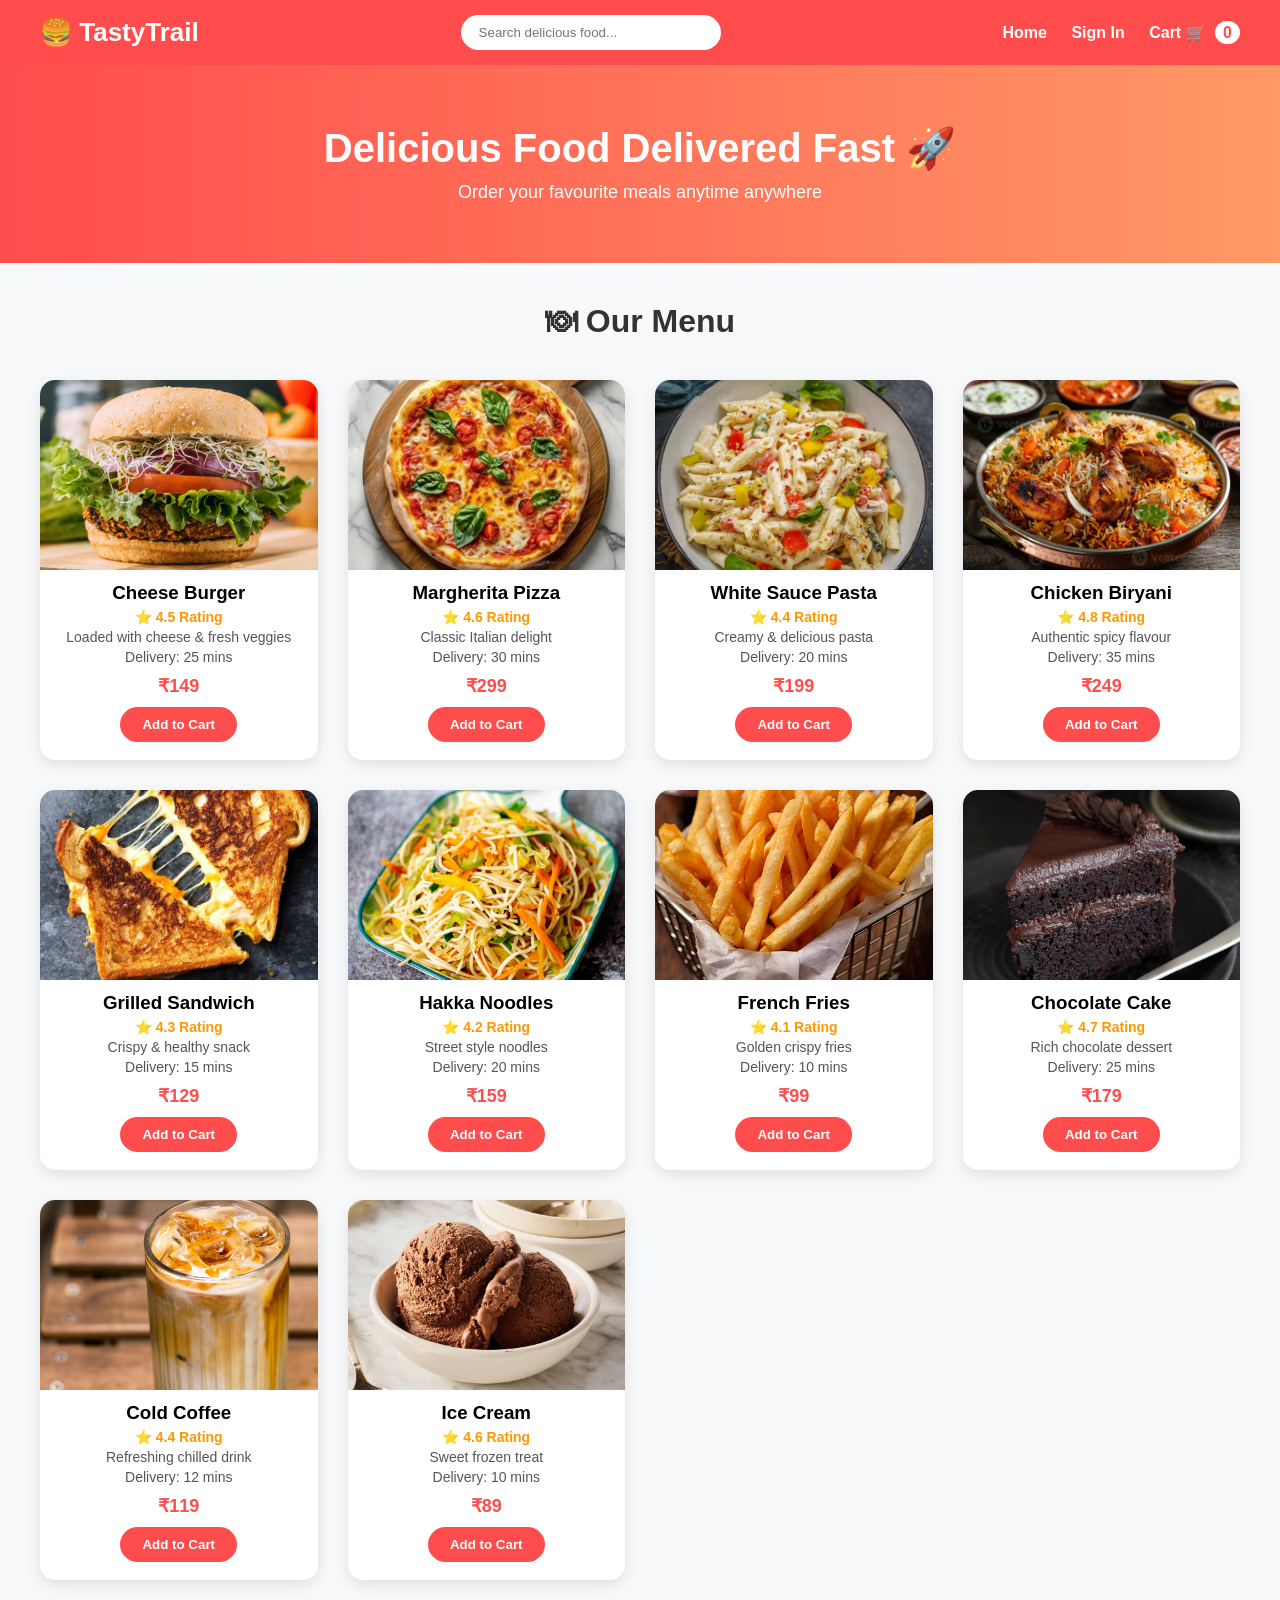
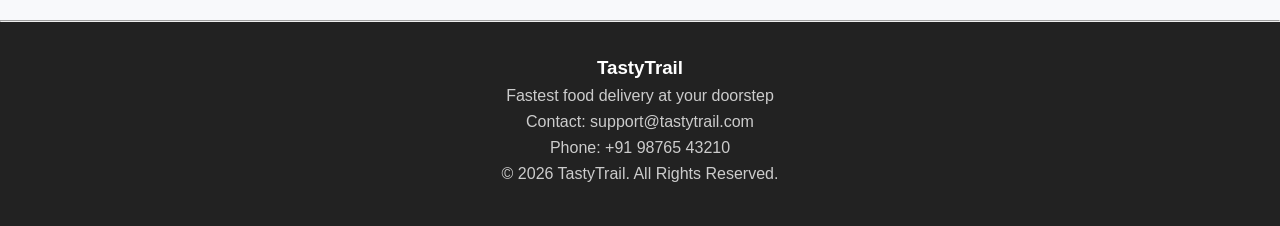
<file: index.html>
<!DOCTYPE html>
<html lang="en">
<head>
<meta charset="UTF-8">
<meta name="viewport" content="width=device-width, initial-scale=1.0">
<title>TastyTrail - Food Ordering</title>

<link rel="stylesheet" href="style.css">
</head>

<body>



<header class="navbar">

    <div class="logo">
        🍔 TastyTrail
    </div>

    <input type="text" placeholder="Search delicious food..." class="search-bar">

    <nav>
        <a href="#">Home</a>
        <a href="#" id="signin-btn">Sign In</a>
        <a href="cart.html" id="cart-btn">
            Cart 🛒 <span id="cart-count">0</span>
        </a>
    </nav>

</header>



<section class="hero">
    <h1>Delicious Food Delivered Fast 🚀</h1>
    <p>Order your favourite meals anytime anywhere</p>
</section>


<h2 class="menu-title">🍽 Our Menu</h2>



<section class="food-container">

<!-- FOOD 1 -->
<div class="food-card">
<img src="8870437f007cfc8dedb7580ef9e9d911.jpg">
<h3>Cheese Burger</h3>
<p>⭐ 4.5 Rating</p>
<p>Loaded with cheese & fresh veggies</p>
<p>Delivery: 25 mins</p>
<h4 class="price" data-price="149">₹149</h4>
<button class="add-btn">Add to Cart</button>
</div>

<!-- FOOD 2 -->
<div class="food-card">
<img src="OIP.webp">
<h3>Margherita Pizza</h3>
<p>⭐ 4.6 Rating</p>
<p>Classic Italian delight</p>
<p>Delivery: 30 mins</p>
<h4 class="price" data-price="299">₹299</h4>
<button class="add-btn">Add to Cart</button>
</div>

<!-- FOOD 3 -->
<div class="food-card">
<img src="White-Sauce-Pasta-2-4-1200x1800.jpg">
<h3>White Sauce Pasta</h3>
<p>⭐ 4.4 Rating</p>
<p>Creamy & delicious pasta</p>
<p>Delivery: 20 mins</p>
<h4 class="price" data-price="199">₹199</h4>
<button class="add-btn">Add to Cart</button>
</div>

<!-- FOOD 4 -->
<div class="food-card">
<img src="ai-generated-royal-feast-master-the-art-of-chicken-biryani-at-home-generative-ai-photo.jpg">
<h3>Chicken Biryani</h3>
<p>⭐ 4.8 Rating</p>
<p>Authentic spicy flavour</p>
<p>Delivery: 35 mins</p>
<h4 class="price" data-price="249">₹249</h4>
<button class="add-btn">Add to Cart</button>
</div>

<!-- FOOD 5 -->
<div class="food-card">
<img src="grilled-cheese.jpg">
<h3>Grilled Sandwich</h3>
<p>⭐ 4.3 Rating</p>
<p>Crispy & healthy snack</p>
<p>Delivery: 15 mins</p>
<h4 class="price" data-price="129">₹129</h4>
<button class="add-btn">Add to Cart</button>
</div>

<!-- FOOD 6 -->
<div class="food-card">
<img src="Vegetable-Hakka-Noodles-Recipe-1-3.jpg">
<h3>Hakka Noodles</h3>
<p>⭐ 4.2 Rating</p>
<p>Street style noodles</p>
<p>Delivery: 20 mins</p>
<h4 class="price" data-price="159">₹159</h4>
<button class="add-btn">Add to Cart</button>
</div>

<!-- FOOD 7 -->
<div class="food-card">
<img src="istockphoto-618193234-612x612.jpg">
<h3>French Fries</h3>
<p>⭐ 4.1 Rating</p>
<p>Golden crispy fries</p>
<p>Delivery: 10 mins</p>
<h4 class="price" data-price="99">₹99</h4>
<button class="add-btn">Add to Cart</button>
</div>

<!-- FOOD 8 -->
<div class="food-card">
<img src="American_chocolate_cake6-s.jpg">
<h3>Chocolate Cake</h3>
<p>⭐ 4.7 Rating</p>
<p>Rich chocolate dessert</p>
<p>Delivery: 25 mins</p>
<h4 class="price" data-price="179">₹179</h4>
<button class="add-btn">Add to Cart</button>
</div>

<!-- FOOD 9 -->
<div class="food-card">
<img src="pexels-vitaly-12540663.jpg">
<h3>Cold Coffee</h3>
<p>⭐ 4.4 Rating</p>
<p>Refreshing chilled drink</p>
<p>Delivery: 12 mins</p>
<h4 class="price" data-price="119">₹119</h4>
<button class="add-btn">Add to Cart</button>
</div>

<!-- FOOD 10 -->
<div class="food-card">
<img src="chocolate-ice-cream.jpg">
<h3>Ice Cream</h3>
<p>⭐ 4.6 Rating</p>
<p>Sweet frozen treat</p>
<p>Delivery: 10 mins</p>
<h4 class="price" data-price="89">₹89</h4>
<button class="add-btn">Add to Cart</button>
</div>

</section>





<hr>

<!-- ================= FOOTER ================= -->

<footer>
<h3>TastyTrail</h3>
<p>Fastest food delivery at your doorstep</p>
<p>Contact: support@tastytrail.com</p>
<p>Phone: +91 98765 43210</p>
<p>© 2026 TastyTrail. All Rights Reserved.</p>
</footer>

<script src="script.js"></script>



</body>
</html>
</file>
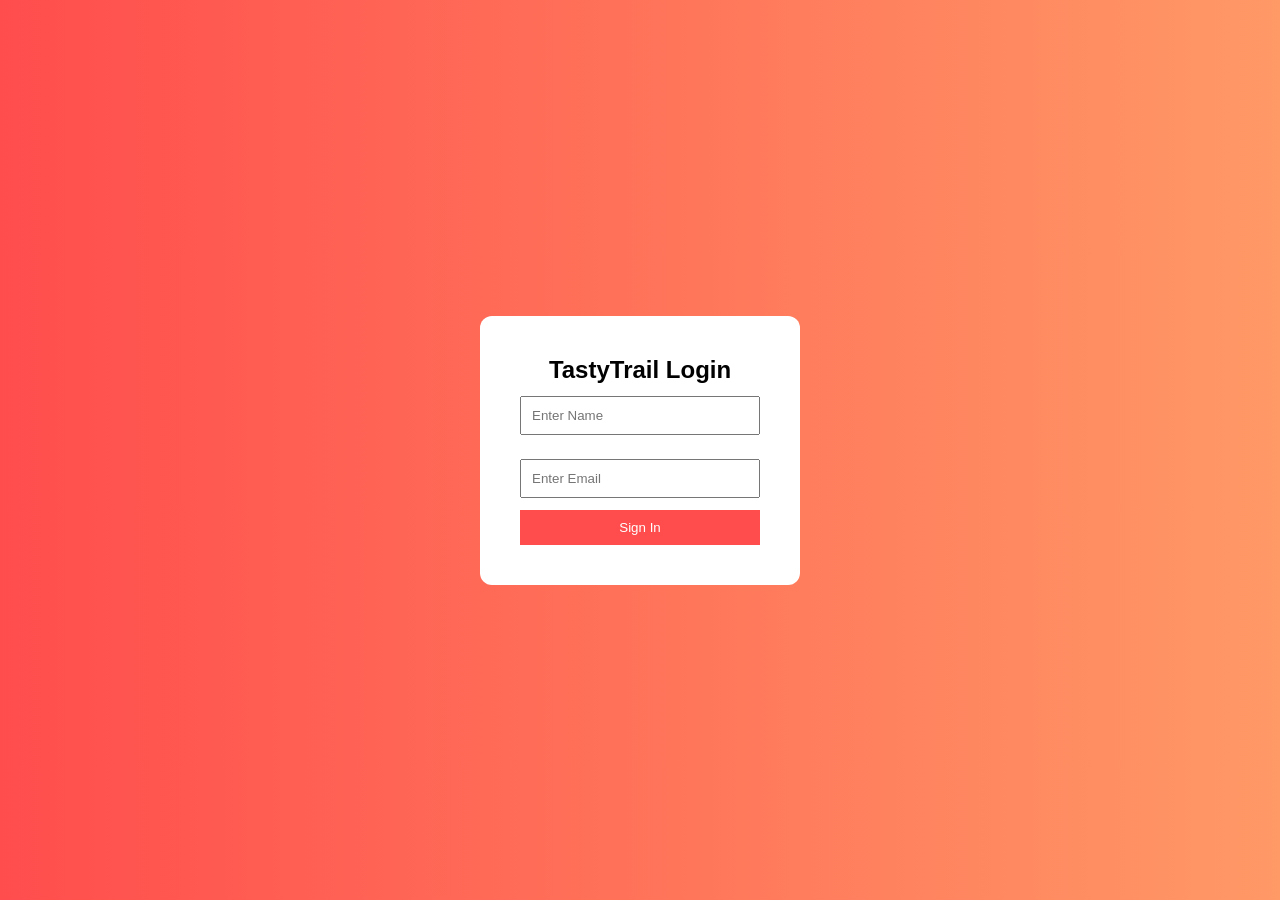
<file: signin.html>
<!DOCTYPE html>
<html lang="en">
<head>
<meta charset="UTF-8">
<meta name="viewport" content="width=device-width, initial-scale=1.0">
<title>Sign In - TastyTrail</title>

<link rel="stylesheet" href="style.css">

<style>
.signin-page{
    height:100vh;
    display:flex;
    justify-content:center;
    align-items:center;
    background:linear-gradient(to right,#ff4d4d,#ff9966);
}

.signin-box{
    background:white;
    padding:40px;
    border-radius:12px;
    text-align:center;
    width:320px;
}

.signin-box input{
    width:100%;
    padding:10px;
    margin:12px 0;
}

.signin-box button{
    width:100%;
    padding:10px;
    background:#ff4d4d;
    color:white;
    border:none;
    cursor:pointer;
}
</style>

</head>

<body>

<div class="signin-page">

<div class="signin-box">
<h2>TastyTrail Login</h2>

<input type="text" id="username" placeholder="Enter Name">
<input type="email" id="email" placeholder="Enter Email">

<button onclick="loginUser()">Sign In</button>

</div>

</div>

<script>

function loginUser(){

    const name =
        document.getElementById("username").value;

    const email =
        document.getElementById("email").value;

    if(name==="" || email===""){
        alert("Please fill all details");
        return;
    }

    /* Save user */
    localStorage.setItem("tastyUser",name);

    alert("Login Successful ✅");

    window.location.href="index.html";
}

</script>

</body>
</html>
</file>
<file: style.css>
*{
    margin:0;
    padding:0;
    box-sizing:border-box;
    font-family: Arial, Helvetica, sans-serif;
}

body{
    background:#f8f9fb;
}

html{
    scroll-behavior:smooth;
}

.navbar{
    display:flex;
    justify-content:space-between;
    align-items:center;
    padding:15px 40px;
    background:#ff4d4d;
    color:white;
    flex-wrap:wrap;
}

.logo{
    font-size:26px;
    font-weight:bold;
}

.search-bar{
    padding:10px 18px;
    width:260px;
    border:none;
    border-radius:25px;
    outline:none;
}

nav a{
    color:white;
    text-decoration:none;
    margin-left:20px;
    font-weight:bold;
    transition:0.3s;
    cursor:pointer;
}

nav a:hover{
    color:#ffe6e6;
}

#cart-count{
    background:white;
    color:#ff4d4d;
    padding:3px 8px;
    border-radius:50%;
    margin-left:5px;
}

.hero{
    text-align:center;
    padding:60px 20px;
    background:linear-gradient(to right,#ff4d4d,#ff9966);
    color:white;
}

.hero h1{
    font-size:40px;
}

.hero p{
    margin-top:10px;
    font-size:18px;
}

.menu-title{
    text-align:center;
    margin-top:40px;
    font-size:32px;
    color:#333;
    font-weight:bold;
}

.food-container{
    display:grid;
    grid-template-columns:repeat(auto-fit,minmax(260px,1fr));
    gap:30px;
    padding:40px;
}

.food-card{
    background:white;
    border-radius:15px;
    overflow:hidden;
    box-shadow:0 5px 15px rgba(0,0,0,0.1);
    transition:0.35s;
    text-align:center;
}

.food-card:hover{
    transform:translateY(-10px);
    box-shadow:0 10px 25px rgba(0,0,0,0.2);
}

.food-card img{
    width:100%;
    height:190px;
    object-fit:cover;
    display:block;
}

.food-card h3{
    margin:12px 0 5px;
}


.food-card p:first-of-type{
    color:#ff9800;
    font-weight:bold;
}


.food-card p{
    color:#555;
    font-size:14px;
    margin:4px 0;
}

.price{
    color:#ff4d4d;
    font-size:18px;
    margin:10px 0;
    font-weight:bold;
}

.add-btn{
    background:#ff4d4d;
    color:white;
    border:none;
    padding:10px 22px;
    margin-bottom:18px;
    border-radius:25px;
    cursor:pointer;
    transition:0.3s;
    font-weight:bold;
}

.add-btn:hover{
    background:#e63939;
    transform:scale(1.08);
}

.add-btn:active{
    transform:scale(0.95);
}

footer{
    background:#222;
    color:white;
    text-align:center;
    padding:35px 20px;
}

footer p{
    margin:8px 0;
    color:#ccc;
}

@media(max-width:768px){

.navbar{
    flex-direction:column;
    gap:12px;
}

.search-bar{
    width:90%;
}

.hero h1{
    font-size:28px;
}

.food-container{
    padding:20px;
}

.menu-title{
    font-size:26px;
}

}


.cart-container{
    max-width:900px;
    margin:40px auto;
    padding:20px;
}

.cart-title{
    text-align:center;
    font-size:32px;
    margin-bottom:30px;
    color:#ff4d4d;
}

.cart-item{
    display:flex;
    justify-content:space-between;
    align-items:center;
    background:#ffffff;
    padding:20px;
    margin-bottom:15px;
    border-radius:10px;
    box-shadow:0 4px 10px rgba(0,0,0,0.1);
}

.cart-info{
    flex:1;
}

.cart-item h3{
    margin-bottom:5px;
}

.cart-actions button{
    padding:6px 12px;
    border:none;
    margin:3px;
    border-radius:5px;
    cursor:pointer;
    font-weight:bold;
}

.qty-btn{
    background:#ff4d4d;
    color:white;
}

.remove-btn{
    background:black;
    color:white;
}


.cart-summary{
    text-align:center;
    margin-top:30px;
}

.total-price{
    font-size:24px;
    font-weight:bold;
    margin-bottom:15px;
}

.clear-btn{
    background:#ff4d4d;
    color:white;
    padding:10px 20px;
    border:none;
    border-radius:6px;
    cursor:pointer;
}

.clear-btn:hover{
    background:#e63939;
}


.cart-container{
    max-width:900px;
    margin:50px auto;
    padding:25px;
}

.cart-title{
    text-align:center;
    font-size:34px;
    color:#ff4d4d;
    margin-bottom:35px;
}

.cart-item{
    display:flex;
    justify-content:space-between;
    align-items:center;
    background:white;
    padding:20px;
    margin-bottom:18px;
    border-radius:12px;
    box-shadow:0 6px 15px rgba(0,0,0,0.1);
    transition:0.3s;
}

.cart-item:hover{
    transform:scale(1.02);
}

.cart-info h3{
    color:#333;
    margin-bottom:6px;
}

.cart-info p{
    color:#666;
    font-size:14px;
}


.cart-actions{
    display:flex;
    align-items:center;
    gap:8px;
}

.qty-btn{
    background:#ff4d4d;
    color:white;
    border:none;
    padding:6px 12px;
    border-radius:6px;
    cursor:pointer;
    font-weight:bold;
    transition:0.3s;
}

.qty-btn:hover{
    background:#e63939;
}

.qty-number{
    font-weight:bold;
    font-size:16px;
    min-width:20px;
    text-align:center;
}

.remove-btn{
    background:black;
    color:white;
    border:none;
    padding:7px 12px;
    border-radius:6px;
    cursor:pointer;
    transition:0.3s;
}

.remove-btn:hover{
    background:#333;
}


.cart-summary{
    background:white;
    padding:25px;
    border-radius:12px;
    text-align:center;
    margin-top:35px;
    box-shadow:0 6px 15px rgba(0,0,0,0.1);
}

.total-price{
    font-size:26px;
    font-weight:bold;
    color:#ff4d4d;
    margin-bottom:20px;
}


.clear-btn{
    background:#ff4d4d;
    color:white;
    border:none;
    padding:12px 25px;
    border-radius:8px;
    font-size:16px;
    cursor:pointer;
    transition:0.3s;
}

.clear-btn:hover{
    background:#e63939;
    transform:scale(1.05);
}

.clear-btn:active{
    transform:scale(0.95);
}

.empty-cart{
    text-align:center;
    font-size:20px;
    color:#777;
    margin-top:50px;
}

@media(max-width:700px){

.cart-item{
    flex-direction:column;
    align-items:flex-start;
    gap:15px;
}

.cart-actions{
    width:100%;
    justify-content:space-between;
}

.cart-summary{
    padding:20px;
}

}
</file>
